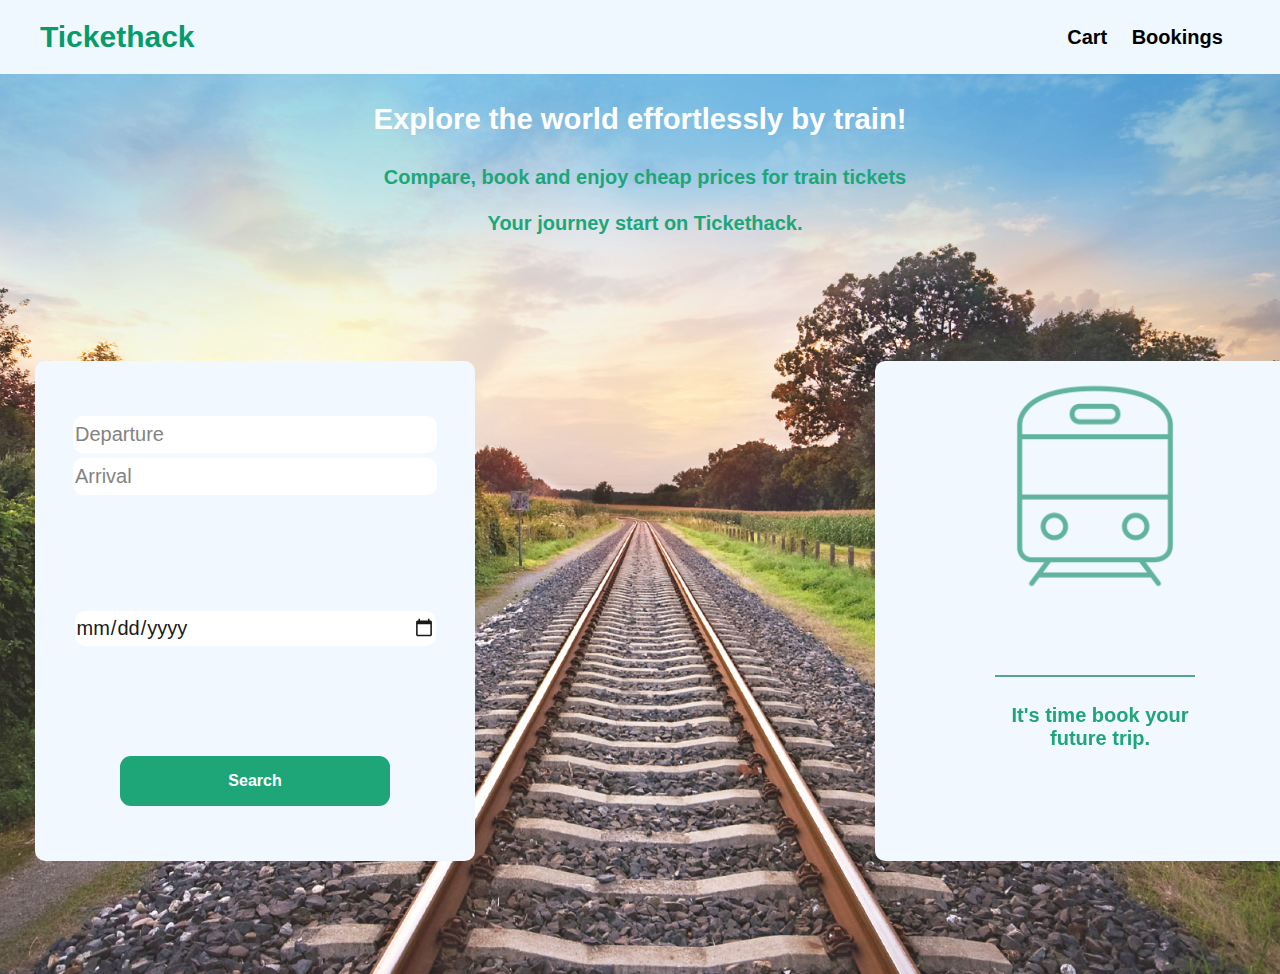
<file: index.html>
<!DOCTYPE html>
<html lang="en">
  <head>
    <meta charset="UTF-8" />
    <meta http-equiv="X-UA-Compatible" content="IE=edge" />
    <meta name="viewport" content="width=device-width, initial-scale=1.0" />
    <link rel="stylesheet" href="./style.css" />
    <title>Ticket Hack - Homepage</title>
    <link
      rel="stylesheet"
    />
  </head>
  <body>
    <div id="header">
      <a href="./index.html" id="homeButton">
        <h1 id="title">Tickethack</h1>
      </a>

      <div class="cellhead">
        <a href="myCart.html" id="cartButton">
          <h2>Cart</h2>
        </a>

        <a href="myBookings.html" id="bookingsButton">
          <h2>Bookings</h2>
        </a>
      </div>
    </div>

    <div id="container-text">
        <div class="expression">
      <h3 >Explore the world effortlessly by train!</h3>
      <h4>
        Compare, book and enjoy cheap prices for train tickets <br><br> Your journey start on Tickethack.
      </h4>
      </div>
      <div id="container">
        <div id="content">
          <div id="selection">
            <div id="city">
              <input id="departure" type="text" placeholder="Departure" />
              <input id="arrival" type="text" placeholder="Arrival" />
            </div>
            <input id="date" type="date" placeholder="date" />
        
            <button id="register"><h6>Search</h6></button>
          </div>
          <div id="result">
          <img src="images/train.png"alt="train" width="250" height="250">
          <div class="book"> 
            <h4> It's time book your future trip.</h4>
          </div>
        </div>
      </div>
    </div>
    <footer id="bottom">
      <div class="rotate">  
    
      </div>
    </footer>
    <script src="./script.js"></script>
    <script src="myCart.js"></script>
    <script src="myBookings.js"></script>
  </body>
</html>
</file>
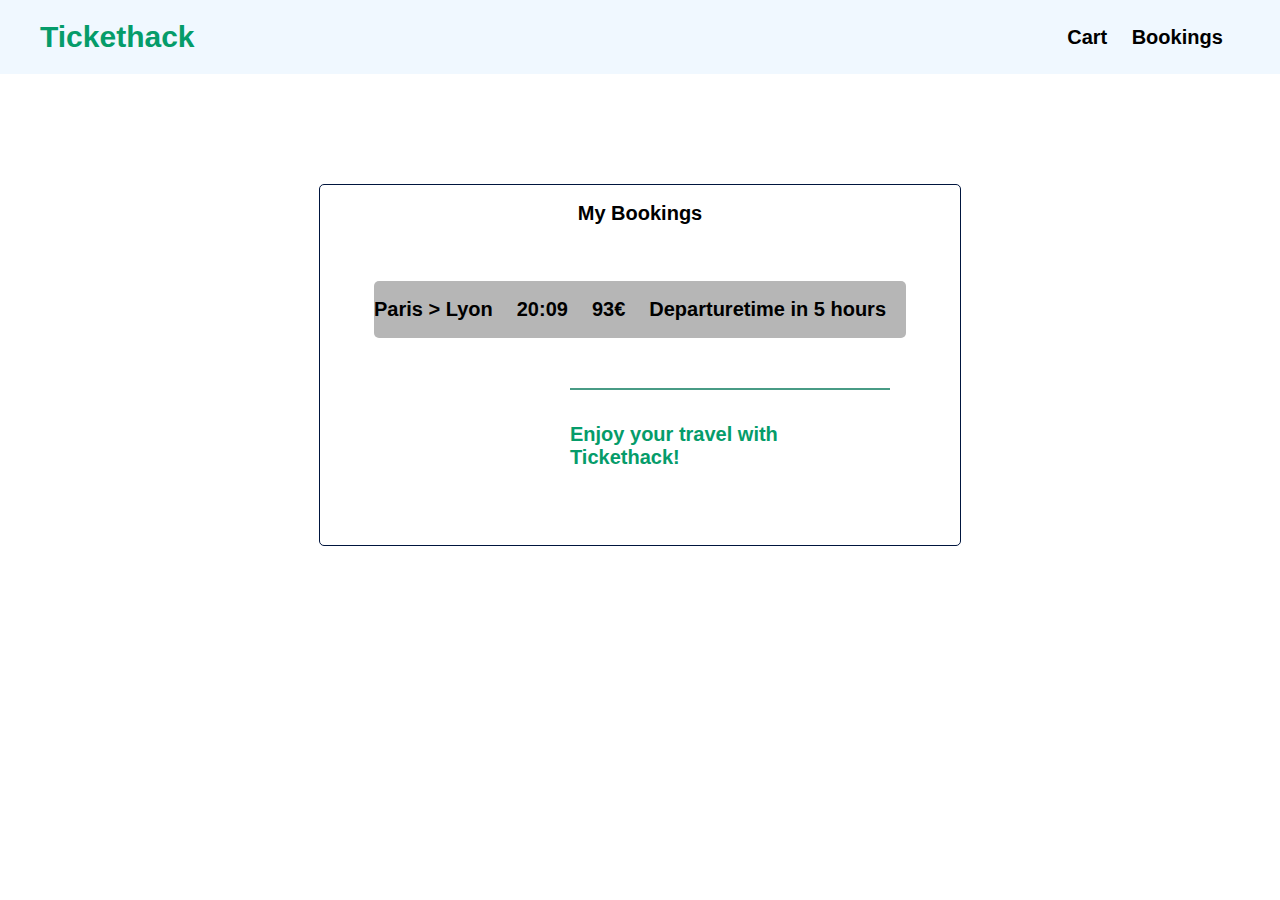
<file: myBookings.html>
<!DOCTYPE html>
<html lang="en">
<head>
    <meta charset="UTF-8">
    <meta http-equiv="X-UA-Compatible" content="IE=edge">
    <meta name="viewport" content="width=device-width, initial-scale=1.0">
    <link rel="stylesheet" href="./style.css">
    <title>My Bookings</title>
</head>
<body>
    <div id="header">
        <a href="./index.html" id="homeButton">
          <h1 id="title">Tickethack</h1>
        </a>
  
        <div class="cellhead">
          <a href="myCart.html" id="cartButton">
            <h2>Cart</h2>
          </a>
  
          <a href="myBookings.html" id="bookingsButton">
            <h2>Bookings</h2>
          </a>
        </div>
      </div>
      <div id="contain">
        <div class="content">
            <div class="cart-container">
                <div class="cart-container-title">
                    <h2>My Bookings</h2>
                </div>
                <div class="cart-trip-line">
                    <div class="trainlist">
                        <h2>Paris > Lyon</h2>
                        <h2>20:09</h2>
                        <h2> 93&euro;</h2>
                      <h2>Departuretime in 5 hours </h2>
                    </div>
                </div>
             <div id="text">
                <h5> Enjoy your travel with Tickethack!</h5>
              </div>
                </div>
             
                <div> 

                </div>
                </div>
        </div>
    </div>
    <script src="myBookings.js"></script>
</body>
</html>
</file>
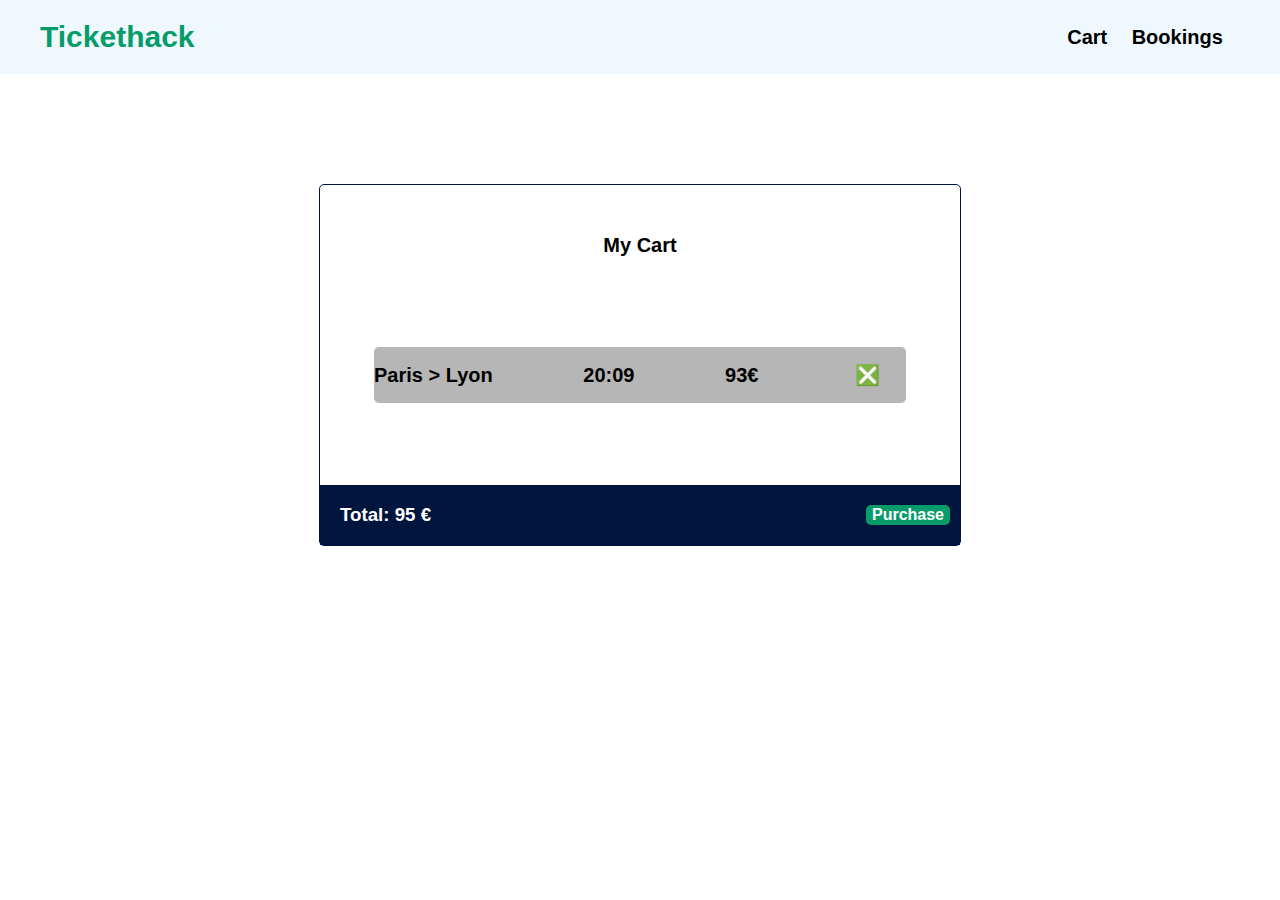
<file: myCart.html>
<!DOCTYPE html>
<html lang="en">
<head>
    <meta charset="UTF-8">
    <meta http-equiv="X-UA-Compatible" content="IE=edge">
    <meta name="viewport" content="width=device-width, initial-scale=1.0">
    <link rel="stylesheet" href="./style.css">
    <title>My Cart</title>
</head>
<body>
    <div id="header">
        <a href="./index.html" id="homeButton">
          <h1 id="title">Tickethack</h1>
        </a>
  
        <div class="cellhead">
          <a href="myCart.html" id="cartButton">
            <h2>Cart</h2>
          </a>
  
          <a href="myBookings.html" id="bookingsButton">
            <h2>Bookings</h2>
          </a>
        </div>
      </div>
      <div id="contain">
        <div class="content">
            <div class="cart-container">
                <div class="cart-container-title">
                    <h2>My Cart</h2>
                </div>
                <div class="cart-trip-line">
                    <div class="trainlist">
                        <h2>Paris > Lyon</h2>
                        <h2>20:09</h2>
                        <h2> 93&euro;</h2>
                        <button id="delete">❎</button>    
                    </div>
                </div>
                <div class="cart-total-line">
                    <div class="cart-total-text">
                        <div class="cart-total-amount"><h3>Total: 95 &euro;</h3></div>  
                        <button id="purchase"><h6>Purchase</h6></button>
                    </div>
                </div>
                <div> 

                </div>
                </div>
        </div>
    </div>
    <script src="myCart.js"></script>
</body>
</html>
</file>
<file: style.css>
*/ {
    size:1440px
    margin: 0;
    padding: 0px;
  }
  body {
    margin: 0;
    font-family: "Varela Round", sans-serif;
    
  }
  #homeButton {
    text-decoration: none;
    color: black;
  }
  #cartButton {
    text-decoration: none;
    color: black;
  }
  #bookingsButton {
    text-decoration: none;
    color: black;
    margin-right: 20px;
  }
  #container-text {
    display: flex;
    flex-direction: column;
    text-align: center;
    color: aliceblue;
    background-image: url(images/iStock_000015790504_Medium.jpg);
    opacity: 0.9;

    background-position: center center;
    background-size: cover;
    height: 100vh;
  }
  
#contain{
  background-color: #FFFFFF;
  display: flex;
  justify-content: center;
  align-items: center;
}

  #container {
    display: flex;
    justify-content: center;
    align-items: center;
  }
.expression{
    font-size: 25px;
    color: rgb(5, 156, 106);
    font-family:Verdana, Geneva, Tahoma, sans-serif;
  }
  
#text{
    border-top: 2px #489b85 solid;
    grid-row-start: 4;
    grid-row-end: 5;
    grid-column-start: 1;
    grid-column-end: 10;
    width: 50%;
    size: 20px;
    margin-left: 250px;
    justify-items: center;
    margin-top: 30px;
}


  h5{
    font-size: 20px;
    color: rgb(5, 156, 106);
    font-family:Verdana, Geneva, Tahoma, sans-serif;
    grid-row-start: 4;
    grid-row-end: 5;
    grid-column-start: 1;
    grid-column-end: 10;
    display: flex;
    justify-content: center;
    margin-bottom: 90px;
  }

  #header {
    grid-row-start: 1;
    grid-row-end: 2;
    grid-column-start: 1;
    grid-column-end: 5;
    width: 100vw;
    height: 25%;
    text-align: center;
    display: flex;
    justify-content: space-between;
    align-items: center;
    background-color: aliceblue;
  }
  
  #content {
    grid-row-start: 2;
    grid-row-end: 5;
    grid-column-start: 1;
    grid-column-end: 5;
    display: flex;
    justify-content: center;
  }
  h2{
    color: #FFFFFF;
  }
  .cellhead {
    display: flex;
    justify-content: space-around;
    width: 200px;
    margin-right: 30px;
  }
  
  #title {
    font-weight: bolder;
    color: rgb(5, 156, 106);
    margin-left: 30px;
  }
  
  #selection {
    display: flex;
    flex-direction: column;
    justify-content: space-around;
    align-items: center;
    border-radius: 10px;
    width: 400px;
    height: 500px;
    background-color: aliceblue;
    margin: 100px;
    padding-right: 20px;
    padding-left: 20px;
    margin-right: 400px;
  }
  
  
  #departure {
    height: 35px;
    width: 90%;
    border-radius: 10px;
    border: none;
    font-family: "Varela Round", sans-serif;
    font-size: 20px;
  }
  
  #arrival {
    height: 35px;
    width: 90%;
    border-radius: 10px;
    border: none;
    font-family: "Varela Round", sans-serif;
    margin: 5px;
    font-size: 20px;
  }
  
  #date {
    height: 35px;
    width: 90%;
    border-radius: 10px;
    border: none;
    font-family: "Varela Round", sans-serif;
    font-size: 20px;
  }
  #register {
    height: 50px;
    width: 30vh;
    background-color:  rgb(5, 156, 106);
    border-radius: 20px;
    border: none;
    font-family: "Varela Round", sans-serif;
    font-size: 20px;
  }

  #register {
    padding: 10px;
    background-color:  rgb(5, 156, 106);
    border-radius: 11px;
    border: none;
  }

  #time{
    font-size: 20px;
    border-radius: 5px;
  }
  #register:hover {
    animation: pulsation_bouton 1s ease-out;
  }
  
  @keyframes pulsation_bouton {
    from {
      box-shadow: 0 0 0 -3px #0000, 0 0 0 0  rgb(5, 156, 106);
    }
    to {
      box-shadow: 0 0 0 10px #0000, 0 0 0 15px #0000;
    }
  }
  
  .total {
    margin-left: 20px;
  }
  
  
  #result {
    background-color: aliceblue;
    width: 400px;
    height: 500px;
    margin: auto;
    border-radius: 10px;;
    color: black;
    justify-content: space-around;
    overflow: auto;
    padding-right: 20px;
    padding-left: 20px;
    margin-right: 30px;
  
  }
  #line {
    background-color:  rgb(5, 156, 106);
    height: 2px;
    width: 90%;
    margin: auto;
  }
  
  #bottom {
    position: absolute;
    bottom: 50px;
    right: 50px;
    color: white;
    width: 300px;
    display: flex;
    justify-content: space-evenly;
    align-items: center;
  }
  
  a {
    margin-left: 10px;
  }
  
  
.cart-container{
  margin-top: 100px;
  height: 40vh;
  width: 50vw;
  display: grid;
  grid-template-rows: repeat(3, 1fr);
  grid-template-columns: repeat(9, 1fr);
  background-color: #FFFFFF;
  border: #00153e 1px solid;
  border-radius: 5px;
}

.cart-container-title{
  grid-row-start: 1;
  grid-row-end: 2;
  grid-column-start: 1;
  grid-column-end: 10;  
  display: flex;
  align-items: center;
  justify-content: center;
}

.cart-trip-line{
  grid-row-start: 2;
  grid-row-end: 3;
  grid-column-start: 1;
  grid-column-end: 10;
  display: flex;
  align-items: center;
  justify-content: center;
  margin-bottom: 20px;
  border-bottom: #489b85;
  margin-top: 40px;
}

.trainlist{
  width: 80%;
  grid-row-start: 2;
  grid-row-end: 3;
  grid-column-start: 1;
  grid-column-end: 10;
  display: flex;
  justify-content: space-between;
  background-color: #b6b6b6;
  border-radius: 5px;
  padding-right: 20px;
}

.trip-line-text{
  background-color: #f6edee;
  height: 50%;
  width: 80%;
  display: flex;
  align-items: center;
  justify-content: space-between;
  padding-left: 10px;
  padding-right: 10px;
}

.cart-total-line{
  grid-row-start: 3;
  grid-row-end: 4;
  grid-column-start: 1;
  grid-column-end: 10;
  display: flex;
  align-items: flex-end;
}

.cart-total-text{
  background-color: #00153e;
  height: 50%;
  width: 100%;
  display: flex;
  justify-content: space-between;
  align-items: center;
}

.cart-total-amount{
  color: white;
  padding-left: 20px;
}

.cart-purchase-button{
 height: 80%;
 padding-right: 20px;
}


.logo-container {
  display: flex;
  justify-content: center;
  align-items: center;
  margin-left: 20px;
  color: #489b85;
}

.menu-container{
  display: flex;
  justify-content: space-between;
  align-items: center;
}

.header-menu{
  margin-right: 30px;
}

.header-menu{
  text-align: center;
}

.logo {
  width: 80px;
}

h1 {
  font-family: "Varela Round", sans-serif;
  font-size: 30px;
}

.white {
  color: #ffffff;
  font-size: 30px;
}

.blue {
  color: #77a7e0;
}

.row {
  display: flex;
  justify-content: space-between;
  align-items: center;
  border-bottom: 1px solid #b6b6b6;
  padding: 15px;
}

.last-row {
  border-bottom: none;
}

.new-row {
  border-top: 1px solid #b6b6b6;
  border-bottom: none;
}

#add-section {
  width: 100%;
  margin-left: 2vw;
}

#total-msg {
  display: flex;
  align-items: center;
  height: 3vh;
  margin-top: 2vh;
  margin-right: 1vw;
  padding: 15px;
  border-radius: 10px;
  background-color: #ffffff;
  font-size: 16px;
}

#count {
  margin-left: 10px;
}

#msg-container {
  height: 85%;
  margin-top: 10px;
  margin-bottom: 10px;
  margin-right: 20px;
  border-radius: 10px;
  background-color: #ffffff;
  overflow: scroll;
}

.text-container {
  width: 90%;
}

.avatar {
  width: 60px;
  border-radius: 50%;
  margin-right: 15px;
}

h6 {
  font-family: "Open Sans", sans-serif;
  font-size: 16px;
  margin: 0px;
}

p {
  font-family: "Open Sans", sans-serif;
  font-size: 14px;
}

#delete{
  background-color: #b6b6b6;
  border-radius: 2px;
  border : none;
  font-size: 20px;
 
}

#purchase{
  font-size: 20px;
  border-radius: 2px;
  font-family: "Open Sans", sans-serif;
  margin-right: 10px;
  background-color:  rgb(5, 156, 106);
  border-radius: 5px;
  border: none;
}

.cart-delete-button{


}

.delete {
  width: 25px;
  height: 25px;
  font-size: 18px;
  margin: 20px;
  color: #1161F5;
  border: 1px #1161F5 solid;
  border-radius: 50px;
  text-align: center;
}

#add-message {
  width: 70%;
  height: 3vh;
  margin-right: 5px;
  padding: 15px;
  border-radius: 10px;
  border: none;
  border-bottom: 1px solid #dadada;
}

#btn-add {
  width: 4vw;
  margin-top: 2vh;
  padding: 17px;
  border: 2px #ffffff solid;
  border-radius: 10px;
  color: #ffffff;
  background-color: #1161F5;
  font-size: 16px;
}

#btn-add:hover {
  outline: 1px #1161F5 solid;
}

#search-message {
  margin-right: 2vh;
  width: 45vw;
  padding: 12px;
  border-radius: 10px;
  border: none;
  border-bottom: 1px solid #dadada;
}

#btn-search {
  width: 6vw;
  padding: 6px;
  border: 2px #ffffff solid;
  border-radius: 10px;
  color: #ffffff;
  background-color: #1161F5;
  font-size: 16px;
}

#btn-search:hover {
  outline: 1px #ffffff solid;
}
.content {
  margin-top: 10px;
  grid-row-start: 2;
  grid-row-end: 5;
  grid-column-start: 1;
  grid-column-end: 5;
  display: flex;
  justify-content: center;
  
}

.book{
  border-top: 2px #489b85 solid;
  width: 50%;
  size: 10px;
  margin:auto;
  justify-items: center;
  margin-top: 60px;
}

h4{
  color: rgb(5, 156, 106);
  margin-left: 10px;
  font-size: 20px;
  font-family: 'Lucida Sans', 'Lucida Sans Regular', 'Lucida Grande', 'Lucida Sans Unicode', Geneva, Verdana, sans-serif;
}
h3{
  color: #FFFFFF;
}

h2{
  font-family:'Segoe UI', Tahoma, Geneva, Verdana, sans-serif;
  font-size: 20px;
  color: black;
}

h6{
  font-family: 'Lucida Sans', 'Lucida Sans Regular', 'Lucida Grande', 'Lucida Sans Unicode', Geneva, Verdana, sans-serif;
  color: #FFFFFF;
}
</file>
